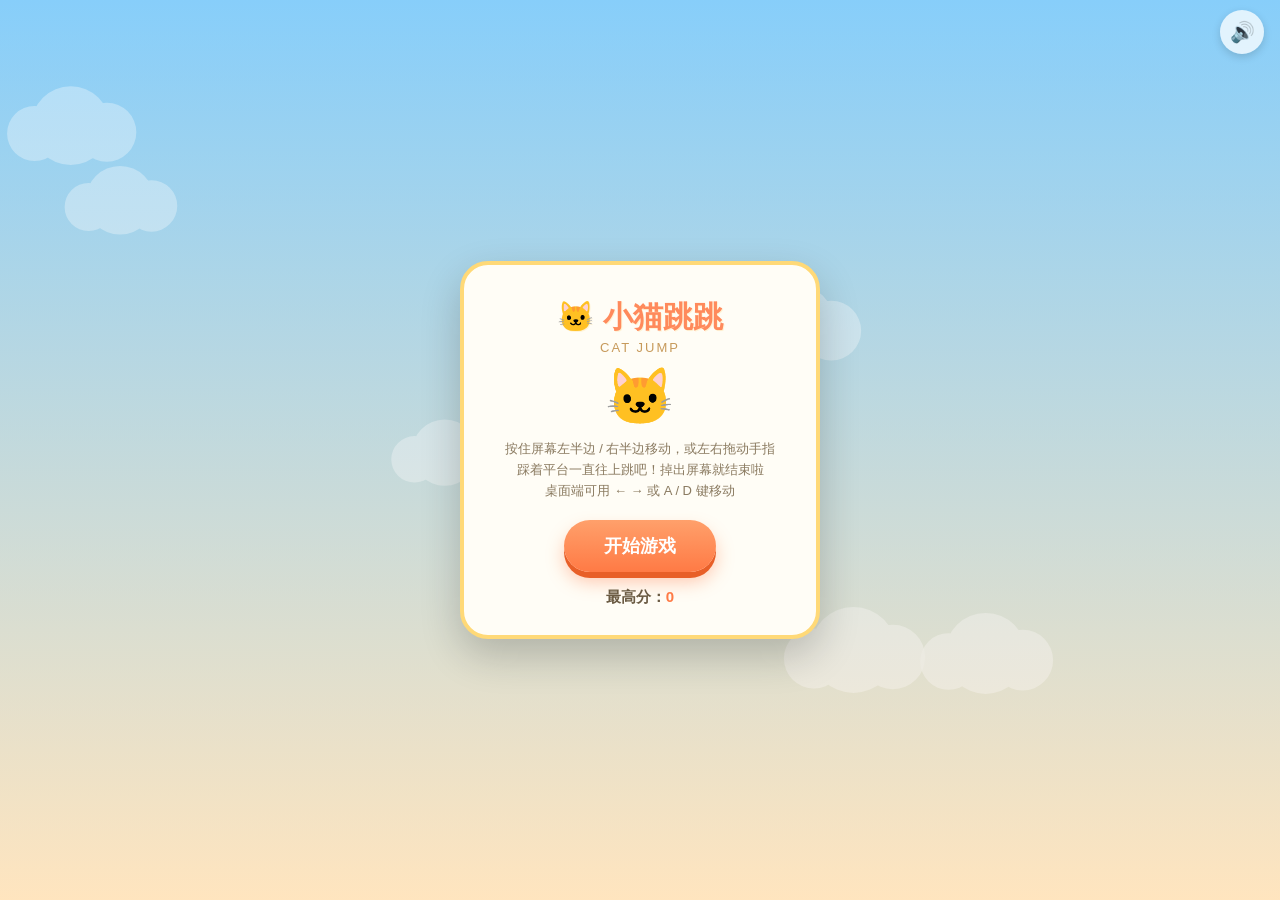
<file: index.html>
<!DOCTYPE html>
<html lang="zh-CN">
<head>
<meta charset="UTF-8">
<meta name="viewport" content="width=device-width, initial-scale=1, maximum-scale=1, minimum-scale=1, user-scalable=no, viewport-fit=cover">
<meta name="theme-color" content="#87ceeb">
<title>小猫跳跳 Cat Jump</title>
<link rel="stylesheet" href="style.css">
</head>
<body>
<div id="app">
  <canvas id="game"></canvas>

  <div id="hud">
    <div id="score">0</div>
  </div>

  <button id="muteBtn" class="icon-btn" aria-label="静音切换">🔊</button>

  <div id="startScreen" class="overlay">
    <div class="panel">
      <h1>🐱 小猫跳跳</h1>
      <p class="subtitle">CAT JUMP</p>
      <div class="cat-preview">🐱</div>
      <p class="hint">
        按住屏幕左半边 / 右半边移动，或左右拖动手指<br>
        踩着平台一直往上跳吧！掉出屏幕就结束啦<br>
        桌面端可用 ← → 或 A / D 键移动
      </p>
      <button id="startBtn" class="btn-primary">开始游戏</button>
      <p class="best">最高分：<span id="bestScoreStart">0</span></p>
    </div>
  </div>

  <div id="gameOverScreen" class="overlay hidden">
    <div class="panel">
      <h1>游戏结束</h1>
      <p class="score-line">本次得分：<span id="finalScore">0</span></p>
      <p class="best">最高分：<span id="bestScoreEnd">0</span></p>
      <button id="restartBtn" class="btn-primary">再来一次</button>
    </div>
  </div>
</div>
<script src="game.js"></script>
</body>
</html>
</file>
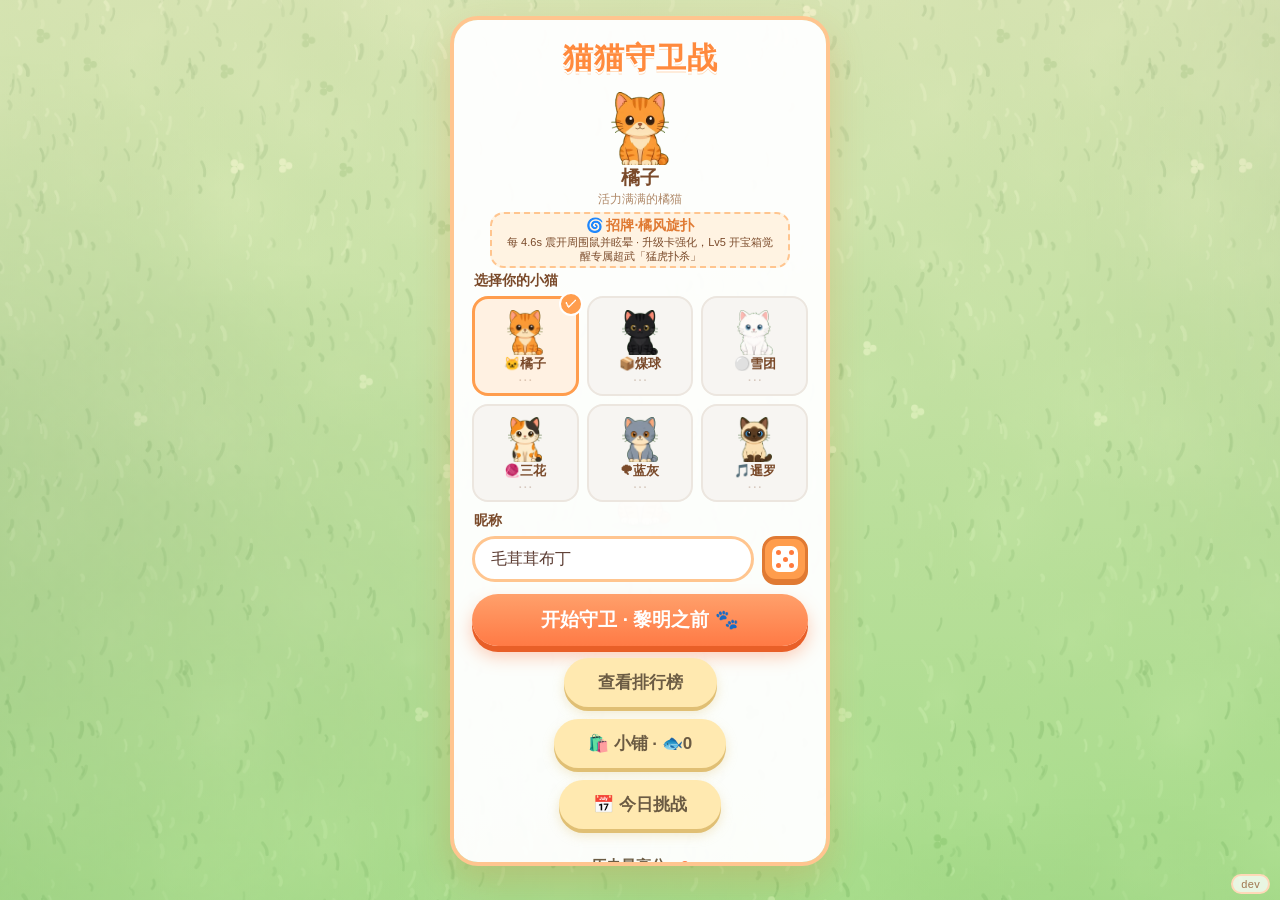
<file: web/index.html>
<!DOCTYPE html>
<html lang="zh-CN">
<head>
<meta charset="UTF-8">
<meta name="viewport" content="width=device-width, initial-scale=1, maximum-scale=1, minimum-scale=1, user-scalable=no, viewport-fit=cover">
<meta name="theme-color" content="#a8de8e">
<title>小猫抓老鼠 Cat Mouse Chase</title>
<link rel="icon" href="data:,">
<link rel="stylesheet" href="style.css?v=__BUILD__">
</head>
<body>
<div id="app">
  <canvas id="game" role="img" aria-label="游戏画面：小猫在草地上抓老鼠"></canvas>

  <div id="hud" class="hidden tap3">
    <div id="hudLeft">
      <div id="scoreText" class="hud-pill" aria-label="得分" aria-live="off">0</div>
      <div id="comboText" class="hidden"></div>
      <div class="hud-row">
        <div id="rankText" class="hud-pill small">排名：未上榜</div>
        <div id="dayText" class="hud-pill small day-pill" aria-live="off">☀️ 白天 2:00</div>
      </div>
      <div id="abilityBadge" class="hud-pill small ability-badge" role="button" tabindex="0" aria-label="查看技能图鉴（暂停）"></div>
    </div>
    <div id="hudRight">
      <button id="hudLbBtn" class="icon-btn lb-hud-btn" aria-label="排行榜">🏆<span>排行</span></button>
      <button id="pauseBtn" class="icon-btn" aria-label="暂停">⏸</button>
      <button id="muteBtn" class="icon-btn" aria-label="静音切换">🔊</button>
    </div>
  </div>

  <div id="rankToast" aria-live="polite"></div>
  <canvas id="miniMap" class="mini-map hidden" width="96" height="96" role="button" tabindex="0" aria-label="小地图（点击暂停并查看全图）"></canvas>

  <div id="evoBanner" class="evo-banner hidden" aria-live="polite"></div>

  <div id="startScreen" class="overlay">
    <div id="buildTag" class="build-tag" aria-label="版本号"></div>
    <div class="panel start-panel">
      <h1>猫猫守卫战</h1>
      <canvas id="skinPreview" class="skin-preview" width="160" height="150" aria-hidden="true"></canvas>
      <div class="skin-name" id="skinName">橘子</div>
      <div class="skin-desc" id="skinDesc">活力满满的橘猫</div>
      <div class="skin-ability" id="skinAbility"></div>
      <div class="section-title">选择你的小猫</div>
      <div class="skin-grid" id="skinGrid" role="radiogroup" aria-label="选择小猫"></div>
      <label class="nickname-label" for="nicknameInput">昵称</label>
      <div class="nickname-row">
        <input id="nicknameInput" type="text" maxlength="12" placeholder="给自己起个昵称吧" autocomplete="off">
        <button id="diceBtn" class="dice-btn" type="button" aria-label="随机昵称"><span class="dice-face"><i></i><i></i><i></i><i></i><i></i></span></button>
      </div>
      <p class="nickname-hint hidden" id="nicknameHint">昵称包含不当词语，将使用默认昵称</p>
      <button id="startBtn" class="btn-primary btn-wide">开始守卫 · 黎明之前 🐾</button>
      <button id="showLeaderboardBtnStart" class="btn-secondary">查看排行榜</button>
      <p class="best">历史最高分：<span id="bestScoreStart">0</span></p>
      <p class="hint">按住拖动走位 · 轻点屏幕冲刺突围（有冷却）· 普攻与技能自动释放 · 捡鱼干升级 · 撑过三个昼夜，9:40 鼠王降临——击败它或坚持 60 秒迎来黎明。每只猫的招牌技能不同。两指轻点暂停。</p>
    </div>
  </div>

  <div id="pauseScreen" class="overlay hidden">
    <div class="panel">
      <h2>已暂停</h2>
      <button id="resumeBtn" class="btn-primary">继续</button>
      <div class="pause-row">
        <button id="pauseLbBtn" class="btn-secondary" type="button">🏆 排行榜</button>
        <button id="pauseAbBtn" class="btn-secondary" type="button">📖 技能</button>
        <button id="pauseMapBtn" class="btn-secondary" type="button">🗺️ 全图</button>
        <button id="pauseMuteBtn" class="btn-secondary" type="button">🔊 声音</button>
      </div>
      <p class="hint pause-tip">两指轻点屏幕暂停 · 切到后台会自动暂停</p>
      <button id="endRunBtn" class="btn-secondary">结束本局</button>
      <div class="audio-set" id="audioSet">
        <label><input type="checkbox" id="bgmOn"> 🎵 音乐</label><input type="range" id="bgmVol" min="0" max="100" aria-label="音乐音量">
        <label><input type="checkbox" id="sfxOn"> 🔔 音效</label><input type="range" id="sfxVol" min="0" max="100" aria-label="音效音量">
      </div>
      <div class="game-set" id="gameSet">
        <label><input type="checkbox" id="shakeOn"> 📳 震动 / 屏幕抖动</label>
        <label><input type="checkbox" id="reduceMotion"> 🐢 减少动效</label>
        <label><input type="checkbox" id="cbMode"> 👁️ 色弱模式（金鼠加黑白虚线圈）</label>
      </div>
    </div>
  </div>

  <div id="confirmEndScreen" class="overlay hidden">
    <div class="panel">
      <h2>确定结束本局吗？</h2>
      <p class="hint">本局数据会被冻结并自动结算，游戏不会自动结束，误触可以取消。</p>
      <button id="confirmEndYesBtn" class="btn-primary">结束本局</button>
      <button id="confirmEndNoBtn" class="btn-secondary">继续游戏</button>
    </div>
  </div>

  <div id="resultScreen" class="overlay hidden">
    <div class="panel">
      <h2>本局结算</h2>
      <div class="result-stats">
        <div>本局得分<span id="resultScore">0</span></div>
        <div>击杀老鼠<span id="resultCatches">0</span></div>
        <div>游玩时长（秒）<span id="resultDuration">0</span></div>
        <div>最高连击<span id="resultCombo">0</span></div>
        <div>历史最高<span id="resultBest">0</span></div>
      </div>
      <div id="resultRankStatus" aria-live="polite">结算中…</div>
      <div id="resultGap" class="result-gap hidden" aria-live="polite"></div>
      <label class="nickname-label" for="nicknameInputResult">昵称（下一局生效）
        <input id="nicknameInputResult" type="text" maxlength="12" autocomplete="off">
      </label>
      <p class="nickname-hint hidden" id="nicknameHintResult">昵称包含不当词语，将使用默认昵称</p>
      <button id="restartBtn" class="btn-primary btn-wide btn-big">再来一局 🐾</button>
      <div class="btn-row">
        <button id="showLeaderboardBtnResult" class="btn-secondary">查看排行榜</button>
      </div>
      <button id="homeBtn" class="btn-secondary">返回首页</button>
    </div>
  </div>

  <div id="mapScreen" class="overlay hidden" role="dialog" aria-modal="true" aria-label="全图">
    <div class="panel map-panel">
      <h2>🗺️ 全图</h2>
      <p class="lb-sub">游戏已暂停 · 🟠 小猫 · 🟤 老鼠窝 · ✕ 已摧毁</p>
      <canvas id="bigMap" class="big-map"></canvas>
      <p class="hint" id="mapInfo"></p>
      <button id="mapCloseBtn" class="btn-secondary">关闭并继续</button>
    </div>
  </div>

  <div id="onboardScreen" class="overlay hidden" role="dialog" aria-modal="true" aria-label="新手引导">
    <div class="panel onboard-panel">
      <div class="ob-ic" aria-hidden="true"></div>
      <h2 class="ob-t"></h2>
      <p class="ob-d"></p>
      <div class="ob-dots" aria-hidden="true"></div>
      <button id="onboardNext" class="btn-primary btn-wide"></button>
      <button id="onboardSkip" class="btn-secondary">跳过</button>
    </div>
  </div>

  <div id="abilityScreen" class="overlay hidden">
    <div class="panel ab-panel">
      <h2>⏸ 技能图鉴</h2>
      <p class="lb-sub">游戏已暂停 · 关闭后继续</p>
      <div id="abTabs" class="ab-tabs" role="tablist"></div>
      <div id="abStages" class="ab-stages"></div>
      <button id="abilityCloseBtn" class="btn-secondary">关闭并继续</button>
    </div>
  </div>

  <div id="leaderboardScreen" class="overlay hidden">
    <div class="panel">
      <h2>排行榜</h2>
      <p class="lb-sub hidden" id="lbSub">游戏已暂停 · 每 5 秒自动刷新</p>
      <div id="lbFilter" class="lb-filter" role="group" aria-label="按小猫筛选"></div>
      <div id="leaderboardList" class="leaderboard-list"></div>
      <button id="leaderboardCloseBtn" class="btn-secondary">关闭</button>
    </div>
  </div>
</div>
<script src="version.js?v=__BUILD__"></script>
<script src="audio.js?v=__BUILD__"></script>
<script src="art.js?v=__BUILD__"></script>
<script src="anim.js?v=__BUILD__"></script>
<script src="terrain.js?v=__BUILD__"></script>
<script src="game.js?v=__BUILD__"></script>
</body>
</html>
</file>
<file: style.css>
* {
  margin: 0;
  padding: 0;
  box-sizing: border-box;
}

html, body {
  width: 100%;
  height: 100%;
  overflow: hidden;
  background: #bfe9ff;
  font-family: -apple-system, BlinkMacSystemFont, "PingFang SC", "Microsoft YaHei",
    "Helvetica Neue", Arial, sans-serif;
  touch-action: none;
  -webkit-user-select: none;
  user-select: none;
  -webkit-touch-callout: none;
}

#app {
  position: fixed;
  inset: 0;
  width: 100%;
  height: 100%;
  overflow: hidden;
}

#game {
  position: absolute;
  inset: 0;
  display: block;
  width: 100%;
  height: 100%;
  touch-action: none;
}

#hud {
  position: absolute;
  top: 0;
  left: 0;
  right: 0;
  display: flex;
  align-items: center;
  justify-content: flex-start;
  padding: max(10px, env(safe-area-inset-top)) 16px 0 16px;
  pointer-events: none;
  z-index: 5;
}

#score {
  font-size: 28px;
  font-weight: 800;
  color: #fff;
  text-shadow: 0 2px 0 rgba(0, 0, 0, 0.18), 0 0 6px rgba(255, 255, 255, 0.4);
  letter-spacing: 1px;
}

.icon-btn {
  position: absolute;
  top: max(10px, env(safe-area-inset-top));
  right: 16px;
  /* Always above both the HUD and any full-screen overlay (start/game-over
     panels) so it stays tappable on every screen. */
  z-index: 20;
  pointer-events: auto;
  width: 44px;
  height: 44px;
  border-radius: 50%;
  border: none;
  background: rgba(255, 255, 255, 0.75);
  box-shadow: 0 3px 8px rgba(0, 0, 0, 0.15);
  font-size: 20px;
  display: flex;
  align-items: center;
  justify-content: center;
  cursor: pointer;
}

.icon-btn:active {
  transform: scale(0.92);
}

.overlay {
  position: absolute;
  inset: 0;
  display: flex;
  align-items: center;
  justify-content: center;
  background: linear-gradient(180deg, rgba(135, 206, 250, 0.55), rgba(255, 223, 186, 0.55));
  z-index: 10;
  padding: 20px;
}

.hidden {
  display: none;
}

.panel {
  width: min(86vw, 360px);
  background: #fffdf6;
  border-radius: 28px;
  padding: 32px 26px 28px;
  text-align: center;
  box-shadow: 0 16px 40px rgba(0, 0, 0, 0.2);
  border: 4px solid #ffd977;
}

.panel h1 {
  font-size: 30px;
  color: #ff8a5c;
  margin-bottom: 2px;
  text-shadow: 1px 1px 0 #fff3d6;
}

.subtitle {
  font-size: 13px;
  color: #c79a5b;
  letter-spacing: 2px;
  margin-bottom: 14px;
}

.cat-preview {
  font-size: 56px;
  line-height: 1;
  margin: 6px 0 14px;
}

.hint {
  font-size: 13px;
  color: #8a7a60;
  line-height: 1.6;
  margin-bottom: 18px;
}

.btn-primary {
  display: inline-block;
  border: none;
  padding: 14px 40px;
  font-size: 18px;
  font-weight: 800;
  color: #fff;
  background: linear-gradient(180deg, #ffa06b, #ff7a45);
  border-radius: 999px;
  box-shadow: 0 6px 0 #e85f28, 0 10px 18px rgba(255, 122, 69, 0.4);
  cursor: pointer;
}

.btn-primary:active {
  transform: translateY(4px);
  box-shadow: 0 2px 0 #e85f28, 0 4px 10px rgba(255, 122, 69, 0.4);
}

.best,
.score-line {
  margin-top: 16px;
  font-size: 15px;
  color: #6b5b43;
  font-weight: 600;
}

.score-line span,
.best span {
  color: #ff7a45;
  font-weight: 800;
}

/* Extra breathing room so the restart button's drop-shadow doesn't crowd
   the "best score" line above it. */
#gameOverScreen .btn-primary {
  margin-top: 20px;
}
</file>
<file: web/style.css>
* {
  margin: 0;
  padding: 0;
  box-sizing: border-box;
}

html, body {
  width: 100%;
  height: 100%;
  min-height: 100dvh;
  overflow: hidden;
  background: #8fcf6b;
  font-family: -apple-system, BlinkMacSystemFont, "PingFang SC", "Microsoft YaHei",
    "Helvetica Neue", Arial, sans-serif;
  touch-action: none;
  -webkit-user-select: none;
  user-select: none;
  -webkit-touch-callout: none;
}

#app {
  position: fixed;
  inset: 0;
  width: 100%;
  height: 100%;
  height: 100dvh;
  min-height: -webkit-fill-available;
  overflow: hidden;
}

#game {
  position: absolute;
  inset: 0;
  display: block;
  width: 100%;
  height: 100%;
  touch-action: none;
}

#hud {
  position: absolute;
  top: 0;
  left: 0;
  right: 0;
  display: flex;
  align-items: flex-start;
  justify-content: space-between;
  padding: max(10px, env(safe-area-inset-top)) max(14px, env(safe-area-inset-right)) 0 max(14px, env(safe-area-inset-left));
  z-index: 5;
  /* #hud 本身必须禁用指针事件：否则即使子元素都设了 pointer-events，
     这个跨越整个顶部的容器仍会挡住下面的 canvas 点击（见 code review）。
     只有 #hudRight > * 显式打开 pointer-events: auto，按钮才可点。 */
  pointer-events: none;
}

#hud.hidden {
  display: none;
}

#hudLeft {
  pointer-events: none;
  display: flex;
  flex-direction: column;
  gap: 2px;
}

#hudRight {
  pointer-events: none;
  display: flex;
  align-items: center;
  gap: 8px;
}

#hudRight > * {
  pointer-events: auto;
}

#scoreText {
  font-size: 26px;
  font-weight: 800;
  color: #fff;
  text-shadow: 0 2px 0 rgba(0, 0, 0, 0.18), 0 0 6px rgba(255, 255, 255, 0.4);
  letter-spacing: 1px;
}

#comboText {
  font-size: 15px;
  font-weight: 700;
  color: #fff6b8;
  text-shadow: 0 1px 0 rgba(0, 0, 0, 0.25);
}

#comboText.hidden {
  display: none;
}

#rankText {
  font-size: 13px;
  font-weight: 600;
  color: #fff;
  text-shadow: 0 1px 0 rgba(0, 0, 0, 0.2);
  opacity: 0.9;
}

.icon-btn {
  width: 40px;
  height: 40px;
  border-radius: 50%;
  border: none;
  background: rgba(255, 255, 255, 0.78);
  box-shadow: 0 3px 8px rgba(0, 0, 0, 0.15);
  font-size: 18px;
  display: flex;
  align-items: center;
  justify-content: center;
  cursor: pointer;
}

.icon-btn:active {
  transform: scale(0.92);
}

.overlay {
  position: absolute;
  inset: 0;
  display: flex;
  align-items: center;
  justify-content: center;
  background: linear-gradient(180deg, rgba(135, 206, 250, 0.5), rgba(143, 207, 107, 0.55));
  z-index: 10;
  padding: 20px;
  overflow-y: auto;
}

.hidden {
  display: none;
}

.panel {
  width: min(86vw, 380px);
  max-height: 90vh;
  overflow-y: auto;
  background: #fffdf6;
  border-radius: 28px;
  padding: 28px 26px 26px;
  text-align: center;
  box-shadow: 0 16px 40px rgba(0, 0, 0, 0.2);
  border: 4px solid #ffd977;
}

.panel h1 {
  font-size: 28px;
  color: #ff8a5c;
  margin-bottom: 2px;
  text-shadow: 1px 1px 0 #fff3d6;
}

.panel h2 {
  font-size: 22px;
  color: #ff8a5c;
  margin-bottom: 10px;
}

.subtitle {
  font-size: 13px;
  color: #c79a5b;
  letter-spacing: 2px;
  margin-bottom: 14px;
}

.cat-preview {
  font-size: 50px;
  line-height: 1;
  margin: 6px 0 14px;
}

.hint {
  font-size: 13px;
  color: #8a7a60;
  line-height: 1.6;
  margin-bottom: 16px;
}

.btn-primary,
.btn-secondary {
  display: inline-block;
  border: none;
  padding: 13px 34px;
  font-size: 17px;
  font-weight: 800;
  border-radius: 999px;
  cursor: pointer;
  margin: 6px 4px;
}

.btn-primary {
  color: #fff;
  background: linear-gradient(180deg, #ffa06b, #ff7a45);
  box-shadow: 0 6px 0 #e85f28, 0 10px 18px rgba(255, 122, 69, 0.4);
}

.btn-primary:active {
  transform: translateY(4px);
  box-shadow: 0 2px 0 #e85f28, 0 4px 10px rgba(255, 122, 69, 0.4);
}

.btn-secondary {
  color: #6b5b43;
  background: #ffe9b0;
  box-shadow: 0 4px 0 #e0bf74, 0 6px 12px rgba(224, 191, 116, 0.35);
}

.btn-secondary:active {
  transform: translateY(3px);
  box-shadow: 0 1px 0 #e0bf74, 0 2px 6px rgba(224, 191, 116, 0.35);
}

.btn-row {
  display: flex;
  justify-content: center;
  flex-wrap: wrap;
}

.best,
.score-line {
  margin-top: 14px;
  font-size: 15px;
  color: #6b5b43;
  font-weight: 600;
}

.best span,
.score-line span {
  color: #ff7a45;
  font-weight: 800;
}

.nickname-label {
  display: block;
  margin: 14px 0 6px;
  font-size: 13px;
  color: #8a7a60;
  font-weight: 600;
  text-align: left;
}

.nickname-label input {
  display: block;
  width: 100%;
  margin-top: 6px;
  padding: 10px 12px;
  font-size: 15px;
  border-radius: 12px;
  border: 2px solid #ffd977;
  background: #fff;
  color: #4a3f2e;
  box-sizing: border-box;
}

.nickname-label input:focus {
  outline: none;
  border-color: #ff7a45;
}

.nickname-hint {
  margin: -2px 0 4px;
  font-size: 12px;
  color: #d1442c;
  text-align: left;
}

.nickname-hint.hidden {
  display: none;
}

.result-stats {
  text-align: left;
  font-size: 14px;
  color: #6b5b43;
  line-height: 1.9;
  margin: 10px 0;
}

.result-stats span {
  color: #ff7a45;
  font-weight: 800;
}

#resultRankStatus {
  font-size: 13px;
  color: #8a7a60;
  margin-bottom: 6px;
}

.leaderboard-list {
  max-height: 50vh;
  overflow-y: auto;
  margin: 10px 0;
  text-align: left;
}

.lb-row {
  display: flex;
  align-items: center;
  justify-content: space-between;
  padding: 8px 4px;
  border-bottom: 1px solid #f1e4bf;
  font-size: 14px;
  color: #4a3f2e;
}

.lb-rank {
  width: 26px;
  color: #c79a5b;
  font-weight: 700;
  flex-shrink: 0;
}

.lb-name {
  flex: 1;
  overflow: hidden;
  text-overflow: ellipsis;
  white-space: nowrap;
  padding: 0 6px;
}

.lb-score {
  font-weight: 800;
  color: #ff7a45;
  flex-shrink: 0;
}

.lb-badge {
  font-size: 11px;
  font-weight: 700;
  border-radius: 999px;
  padding: 2px 7px;
  margin-left: 6px;
  flex-shrink: 0;
}

.lb-badge.live {
  background: #ffdede;
  color: #d1442c;
}

.lb-badge.paused {
  background: #e6e6e6;
  color: #777;
}

.lb-empty,
.lb-loading,
.lb-error {
  font-size: 13px;
  color: #8a7a60;
  text-align: center;
  padding: 16px 0;
}

/* ===== Q版重设计 ===== */
html, body { background: #a8de8e; }
.overlay { background: linear-gradient(180deg, rgba(255, 236, 214, 0.55), rgba(168, 222, 142, 0.55)); }
.panel { background: rgba(255, 255, 255, 0.96); border: 4px solid #ffc58f; box-shadow: 0 14px 34px rgba(224, 122, 51, 0.22); }
.panel h1 { font-size: 30px; color: #ff8a3d; text-shadow: 0 2px 0 #fff, 0 3px 0 #ffd9b8; letter-spacing: 1px; }
.panel h2 { color: #ff8a3d; }
.start-panel { padding: 18px 18px 16px; }
.skin-preview { width: 94px; height: 84px; display: block; margin: 2px auto 0; }
.skin-name { font-size: 19px; font-weight: 800; color: #7a4a2a; }
.skin-desc { font-size: 12px; color: #b08a6a; margin-bottom: 4px; }
.section-title { text-align: left; font-size: 14px; font-weight: 800; color: #7a4a2a; margin: 4px 2px 6px; }
.skin-grid { display: grid; grid-template-columns: repeat(3, 1fr); gap: 8px; }
.skin-card { position: relative; border: 2px solid #ece6df; background: #f7f5f2; border-radius: 16px; padding: 4px 0 4px; cursor: pointer; font: inherit; color: #7a4a2a; font-size: 13px; font-weight: 700; }
.skin-card canvas { width: 56px; height: 52px; display: block; margin: 0 auto; }
.skin-card.selected { border: 3px solid #ff9d4d; background: #fff1e2; }
.skin-card.selected::after { content: "✓"; position: absolute; top: -7px; right: -7px; width: 20px; height: 20px; line-height: 18px; border-radius: 50%; background: #ff9d4d; color: #fff; font-size: 12px; border: 2px solid #fff; }
.skin-card:active { transform: scale(0.95); }
.nickname-label { color: #7a4a2a; font-size: 14px; font-weight: 800; margin: 10px 2px 6px; }
.nickname-row { display: flex; gap: 8px; align-items: center; }
.nickname-row input, .nickname-label input { flex: 1; min-width: 0; padding: 11px 16px; font-size: 16px; border-radius: 999px; border: 3px solid #ffc58f; background: #fff; color: #5a3a30; }
.nickname-row input:focus { outline: none; border-color: #ff9d4d; }
.dice-btn { flex-shrink: 0; width: 46px; height: 46px; border-radius: 14px; border: 3px solid #e07a33; background: #ff9d4d; display: flex; align-items: center; justify-content: center; cursor: pointer; box-shadow: 0 3px 0 #e07a33; padding: 0; }
.dice-btn:active { transform: translateY(2px); box-shadow: 0 1px 0 #e07a33; }
.dice-btn.rolling .dice-face { animation: dice-roll 0.45s ease-out; }
@keyframes dice-roll { 0% { transform: rotate(0) scale(1); } 50% { transform: rotate(200deg) scale(0.8); } 100% { transform: rotate(360deg) scale(1); } }
.dice-face { position: relative; width: 26px; height: 26px; background: #fff; border-radius: 7px; display: block; }
.dice-face i { position: absolute; width: 5px; height: 5px; border-radius: 50%; background: #ff7a3d; }
.dice-face i:nth-child(1) { left: 4px; top: 4px; } .dice-face i:nth-child(2) { right: 4px; top: 4px; }
.dice-face i:nth-child(3) { left: 10.5px; top: 10.5px; }
.dice-face i:nth-child(4) { left: 4px; bottom: 4px; } .dice-face i:nth-child(5) { right: 4px; bottom: 4px; }
.btn-wide { display: block; width: 100%; margin: 12px 0 6px; font-size: 19px; }
.start-panel .hint { font-size: 12px; margin: 6px 0 0; }
.start-panel .best { margin-top: 6px; }
.hud-pill { background: rgba(255, 255, 255, 0.9); border: 3px solid #ffb36b; border-radius: 999px; color: #7a4a2a !important; text-shadow: none !important; padding: 2px 16px; display: inline-block; align-self: flex-start; }
#scoreText.hud-pill { font-size: 22px; }
#scoreText.hud-pill::before { content: "🐭 "; font-size: 16px; }
#rankText.hud-pill { font-size: 13px; font-weight: 800; padding: 2px 12px; opacity: 1; margin-top: 4px; }
#comboText { color: #ff7a9a; text-shadow: 0 0 3px #fff, 0 0 3px #fff; font-weight: 900; padding-left: 8px; }
.icon-btn { background: #ff9d4d; border: 3px solid #fff; color: #fff; box-shadow: 0 3px 8px rgba(224, 122, 51, 0.35); }
.lb-avatar { width: 30px; height: 30px; flex-shrink: 0; margin-right: 2px; }
.lb-row { border-bottom: 1px dashed #f3d9bf; }
.lb-score { color: #ff8a3d; }
#leaderboardScreen { background: rgba(255, 244, 232, 0.94); }
.lb-badge { margin-right: 8px; }

.lb-hud-btn { width: auto; padding: 0 12px 0 9px; border-radius: 999px; gap: 3px; font-size: 16px; }
.lb-hud-btn span { font-size: 13px; font-weight: 900; color: #fff; }
.lb-sub { font-size: 12px; color: #b08a6a; margin: -6px 0 4px; }
.lb-row.me { background: #fff1e2; border-radius: 12px; border-bottom-color: transparent; box-shadow: inset 0 0 0 2px #ff9d4d; }
.lb-row.me .lb-name { font-weight: 900; color: #e0602a; }
.lb-me-tag { font-size: 11px; font-weight: 800; background: #ff9d4d; color: #fff; border-radius: 999px; padding: 1px 7px; margin-right: 6px; flex-shrink: 0; }

/* ---- 被动能力 ---- */
.ability-badge { display: inline-flex; align-items: center; gap: 4px; pointer-events: none; transition: transform .15s; }
.ability-badge .ab-ic { font-size: 1.1em; }
.ability-badge.flash { transform: scale(1.12); background: #fff3c4; box-shadow: 0 0 0 3px #ffd84a; }
.skin-ability { margin: 0 auto 2px; max-width: 300px; padding: 3px 10px; border-radius: 14px; background: #fff3e2; border: 2px dashed #ffc58f; font-size: 12px; color: #7a4a2a; line-height: 1.28; }
.skin-ability b { display: block; font-size: 14px; color: #e07a33; }
.lb-filter { display: flex; gap: 4px; justify-content: center; flex-wrap: wrap; margin: 4px 0 8px; }
.lb-chip { border: 2px solid #ffd2a8; background: #fff; border-radius: 999px; height: 30px; min-width: 30px; padding: 0 3px; font-weight: 700; color: #7a4a2a; cursor: pointer; display: inline-flex; align-items: center; justify-content: center; }
.lb-chip img { width: 22px; height: 22px; }
.lb-chip.on { background: #ff9d4d; border-color: #ff9d4d; color: #fff; }

/* ---- 全面屏适配 ---- */
.overlay { padding: max(16px, env(safe-area-inset-top)) max(16px, env(safe-area-inset-right)) max(16px, env(safe-area-inset-bottom)) max(16px, env(safe-area-inset-left)); }
.overlay > .panel { max-height: 100%; overflow-y: auto; }
.lb-flag { margin-right: 4px; font-size: 15px; cursor: default; }
.lb-row.lb-changed { animation: lb-changed 1.2s ease-out; }
@keyframes lb-changed { 0% { background: #fff1c2; } 100% { background: transparent; } }
.lb-hud-btn, .ability-badge { white-space: nowrap; }

/* ---- 进化技能 ---- */
.ability-badge { flex-direction: row; align-items: center; gap: 6px; padding: 4px 10px 4px 6px; }
.ability-badge .ab-ic { font-size: 20px; display: inline-block; }
.ability-badge .ab-txt { display: grid; grid-template-columns: auto 1fr; column-gap: 4px; align-items: center; line-height: 1.15; }
.ability-badge .ab-lv { color: #ff7a3d; font-weight: 900; }
.ability-badge .ab-name { font-weight: 700; font-size: 12px; }
.ability-badge .ab-bar { grid-column: 1 / 3; display: block; height: 6px; width: 104px; border-radius: 3px; background: #f3e3d3; overflow: hidden; margin-top: 2px; }
.ability-badge .ab-bar > i { display: block; height: 100%; background: linear-gradient(90deg, #ffb36b, #ff7a3d); border-radius: 3px; transition: width .3s; }
.ability-badge .ab-prog { grid-column: 1 / 3; font-size: 10px; color: #a07a5a; }
.ability-badge.max { box-shadow: 0 0 0 2px #ffd84a; }
.ability-badge.max .ab-bar > i { background: linear-gradient(90deg, #ffd84a, #ffb000); }
.ability-badge.evo .ab-ic { animation: ab-flip .7s ease-out; }
@keyframes ab-flip { 0% { transform: rotateY(0) scale(1); } 50% { transform: rotateY(180deg) scale(1.5); } 100% { transform: rotateY(360deg) scale(1); } }
.evo-banner { position: absolute; top: calc(max(10px, env(safe-area-inset-top)) + 150px); left: 50%; transform: translateX(-50%) scale(.6); z-index: 6; pointer-events: none;
  background: #fff7d6; border: 3px solid #ffc94d; border-radius: 22px; padding: 8px 18px; text-align: center; box-shadow: 0 6px 18px rgba(224,122,51,.25); opacity: 0; white-space: nowrap; }
.evo-banner b { display: block; color: #e07a33; font-size: 17px; }
.evo-banner span { font-size: 12px; color: #8a6a4a; }
.evo-banner.show { animation: evo-pop 2s ease-out forwards; }
@keyframes evo-pop { 0% { opacity: 0; transform: translateX(-50%) scale(.6); } 12% { opacity: 1; transform: translateX(-50%) scale(1.08); } 20% { transform: translateX(-50%) scale(1); } 85% { opacity: 1; } 100% { opacity: 0; transform: translateX(-50%) scale(1); } }
.skin-ability .evo-row { display: flex; justify-content: center; gap: 4px; margin: 2px 0; }
.skin-ability .evo-step { font-size: 10px; color: #a07a5a; display: inline-flex; flex-direction: column; align-items: center; min-width: 30px; }
.skin-ability .evo-step em { font-style: normal; font-size: 15px; }
.skin-ability .evo-desc { display: block; font-size: 11px; }

/* v9 技能图鉴面板（点左上角 Lv 徽章打开，暂停游戏） */
#hud #abilityBadge { pointer-events: auto; cursor: pointer; }
.ab-panel { width: min(360px, 100%); }
.ab-tabs { display: flex; gap: 4px; flex-wrap: wrap; justify-content: center; margin: 6px 0 8px; }
.ab-tab { border: 0; border-radius: 12px; padding: 5px 9px; background: #f1ece6; font: inherit; font-size: 13px; color: #6b4a35; }
.ab-tab.on { background: #ffc58f; font-weight: 700; }
.ab-tab.mine::after { content: " ★"; color: #ff8a3d; }
.ab-stages { display: flex; flex-direction: column; gap: 6px; text-align: left; margin-bottom: 10px; }
.ab-st { display: flex; gap: 8px; align-items: center; padding: 7px 9px; border-radius: 12px; background: #eaf8e4; border: 2px solid transparent; }
.ab-st .ic { font-size: 26px; width: 32px; text-align: center; }
.ab-st .tx { flex: 1; min-width: 0; }
.ab-st b { font-size: 14px; color: #5a3a2a; }
.ab-st .d { font-size: 12px; color: #7a6a5a; }
.ab-st .tag { font-size: 12px; margin-left: 4px; }
.ab-st.cur { background: #ffe9a8; border-color: #ff9a3d; }
.ab-st.lock { background: #eee; opacity: .55; }
.ab-st .bar { height: 6px; background: #d8d0c8; border-radius: 3px; margin-top: 4px; overflow: hidden; }
.ab-st .bar i { display: block; height: 100%; background: #ff9a3d; }

/* 版本号（开始页右下角，避开安全区） */
.build-tag { position: absolute; right: max(10px, env(safe-area-inset-right)); bottom: max(8px, env(safe-area-inset-bottom)); z-index: 2;
  font-size: 11px; color: #a0764f; background: rgba(255,255,255,.75); border: 2px solid #ffd9b8; border-radius: 10px; padding: 2px 8px; pointer-events: none; letter-spacing: .3px; }
/* 开始页给版本号留出底部一条，面板不会压到它 */
#startScreen { padding-bottom: calc(max(8px, env(safe-area-inset-bottom)) + 26px); }
#startScreen .build-tag { bottom: max(6px, env(safe-area-inset-bottom)); }

.audio-set { display: grid; grid-template-columns: auto 1fr; gap: 6px 10px; align-items: center; margin-top: 12px; font-size: 14px; color: #6b4a35; text-align: left; }
.audio-set input[type=range] { width: 100%; accent-color: #ff9a3d; }
.audio-set input[type=checkbox] { accent-color: #ff9a3d; }
.build-tag small { font-size: 10px; opacity: .7; }

/* ---- v10 体验优化 ---- */
#scoreText.hud-pill { font-size: 24px; font-weight: 900; }
#rankText.hud-pill { font-size: 14px; }
#comboText { font-size: 22px; -webkit-text-stroke: 1px #fff; text-shadow: 0 0 3px #fff, 0 0 3px #fff, 0 2px 0 rgba(122, 74, 42, .35); }
#hud.steering #hudRight > * { pointer-events: none; opacity: .55; }
#hudRight .lb-hud-btn span { display: none; }
.game-set { display: grid; gap: 6px; margin-top: 10px; text-align: left; font-size: 14px; color: #6b4a35; }
.game-set label { display: flex; align-items: center; gap: 6px; }
.onboard-panel { max-width: 340px; text-align: center; }
.onboard-panel .ob-ic { font-size: 56px; line-height: 1.1; margin-top: 4px; }
.onboard-panel .ob-d { color: #6b4a35; line-height: 1.55; margin: 6px 0 10px; }
.onboard-panel .ob-dots { color: #ff9d4d; letter-spacing: 4px; margin-bottom: 10px; }
.result-gap { margin: 6px 0; font-weight: 800; color: #e0682a; }
.btn-big { font-size: 20px; padding: 14px 18px; margin: 8px 0; }
button:focus-visible, [role=button]:focus-visible, input:focus-visible { outline: 3px solid #3b82f6; outline-offset: 2px; }
body.reduce-motion * { animation-duration: .001s !important; transition-duration: .001s !important; }
#hudRight .lb-hud-btn { width: 40px; padding: 0; border-radius: 50%; }

/* ---- v11 地图 / 昼夜 ---- */
.day-pill { margin-top: 4px; font-size: 13px; font-weight: 800; }
.day-pill.night { background: rgba(40, 46, 90, .9) !important; color: #fff3b0 !important; border-color: #8c96ff !important; }
.mini-map { position: fixed; right: calc(10px + env(safe-area-inset-right)); bottom: calc(10px + env(safe-area-inset-bottom)); width: 96px; height: 96px; border-radius: 14px; border: 3px solid #ffb36b; box-shadow: 0 3px 8px rgba(0,0,0,.18); z-index: 6; cursor: pointer; background: #b8e6a0; }
.map-panel { text-align: center; }
.big-map { border-radius: 16px; border: 3px solid #ffb36b; display: block; margin: 8px auto; max-width: 100%; }

/* v13 打击感 */
#scoreText.bump { animation: scoreBump .18s ease-out; }
@keyframes scoreBump { 0% { transform: scale(1); } 45% { transform: scale(1.14); } 100% { transform: scale(1); } }
#comboText.tier-pop { animation: tierPop .5s cubic-bezier(.2,1.6,.4,1); }
@keyframes tierPop { 0% { transform: scale(.6); } 60% { transform: scale(1.35); } 100% { transform: scale(1); } }
body.reduce-motion #scoreText.bump, body.reduce-motion #comboText.tier-pop { animation: none; }

/* ---- v13 A7 UI 改版：奶油纸片风、阴影代替粗描边、信息分层 ---- */
#hudLeft { gap: 5px; }
.hud-pill { background: linear-gradient(180deg, #fffdf6, #fff3e0); border: 0; box-shadow: 0 2px 0 rgba(170,110,60,.25), 0 4px 12px rgba(90,60,20,.18), inset 0 0 0 2px rgba(255,190,130,.55); }
#scoreText.hud-pill { font-size: 26px; padding: 3px 18px 3px 14px; letter-spacing: .5px; color: #6b3d1e !important; }
#scoreText.hud-pill::before { font-size: 18px; vertical-align: 2px; }
.hud-row { display: flex; gap: 5px; align-items: center; }
.hud-row .hud-pill { margin-top: 0 !important; font-size: 12px !important; padding: 2px 10px !important; opacity: .95; }
#comboText { position: relative; display: inline-block; align-self: flex-start; font-size: 20px; padding: 0 10px 6px; color: #ff8a3d; transition: color .2s; }
#comboText::after { content: ""; position: absolute; left: 10px; right: 10px; bottom: 0; height: 5px; border-radius: 3px; background: linear-gradient(90deg, currentColor calc(var(--cb, 1) * 100%), rgba(255,255,255,.7) 0); box-shadow: 0 0 0 1px rgba(122,74,42,.25); }
#comboText.tier1 { color: #ff6b4a; font-size: 22px; }
#comboText.tier2 { color: #d94fd0; font-size: 24px; }
#comboText.tier3 { color: #ffb000; font-size: 26px; text-shadow: 0 0 6px #fff3a0, 0 0 3px #fff; }
.ability-badge { transform-origin: left top; transform: scale(.86); margin-top: -2px; }
.ability-badge.flash { transform: scale(.98); }
.icon-btn { background: linear-gradient(180deg, #ffb06a, #ff8f3d); border: 2px solid #fff; box-shadow: 0 2px 0 #d9702a, 0 4px 10px rgba(224,122,51,.3); }
.mini-map { border: 0; box-shadow: 0 0 0 3px #fff, 0 0 0 5px rgba(255,170,100,.7), 0 6px 14px rgba(0,0,0,.2); }
/* 结算页：纸质卡片 */
#resultScreen .panel { background: radial-gradient(circle at 30% 0%, #fffaf0, #fbefd9 70%); border: 0; box-shadow: 0 0 0 4px #fff, 0 0 0 7px #f2c48d, 0 14px 30px rgba(90,50,10,.3); position: relative; }
#resultScreen .panel::before { content: ""; position: absolute; inset: 8px; border: 2px dashed rgba(210,150,90,.55); border-radius: 18px; pointer-events: none; }
#resultScreen h2 { display: inline-block; background: #ff9d4d; color: #fff; padding: 4px 22px; border-radius: 12px; box-shadow: 0 3px 0 #d9702a; letter-spacing: 3px; transform: rotate(-2deg); }
#resultScreen .result-stats { display: grid; grid-template-columns: 1fr 1fr; gap: 6px; text-align: center; }
#resultScreen .result-stats > div { background: rgba(255,255,255,.75); border-radius: 12px; padding: 6px 4px; font-size: 13px; color: #8a5a3a; box-shadow: inset 0 0 0 2px #f6dcc0; }
#resultScreen .result-stats > div span { display: block; font-size: 20px; font-weight: 900; color: #e0682a; }
#resultScreen .result-stats > div:first-child { grid-column: 1 / 3; font-size: 14px; }
#resultScreen .result-stats > div:first-child span { font-size: 46px; line-height: 1.05; color: #d9541a; text-shadow: 0 3px 0 #ffd2a0; }

/* v13 任务 / 小铺 */
.mission-chip { font-size: 12px !important; padding: 3px 10px !important; max-width: 64vw; white-space: nowrap; overflow: hidden; text-overflow: ellipsis; color: #6b3d1e !important; }
.mission-chip.all { background: linear-gradient(180deg, #fff6c8, #ffe38a); }
.result-missions { margin: 8px 0 4px; padding: 8px 10px; background: rgba(255,255,255,.75); border-radius: 12px; box-shadow: inset 0 0 0 2px #f6dcc0; text-align: left; font-size: 13px; color: #6b4a35; }
.result-missions .rm-head { font-weight: 900; color: #e0682a; margin-bottom: 4px; letter-spacing: 1px; }
.result-missions .rm-row { padding: 2px 0; } .result-missions .rm-row.ok { color: #3c8a3a; font-weight: 700; }
.result-missions .rm-reward { margin-top: 6px; font-weight: 800; color: #b5651d; }
.shop-btn { margin-top: 6px; }
.shop-panel { width: min(360px, 100%); text-align: center; }
.shop-bal { font-weight: 800; color: #b5651d; margin: 4px 0 10px; }
.shop-grid { display: grid; grid-template-columns: repeat(3, 1fr); gap: 8px; }
.shop-item { border: 0; border-radius: 14px; background: #fff; box-shadow: inset 0 0 0 2px #f6dcc0, 0 2px 0 #eed2b2; padding: 8px 4px; display: flex; flex-direction: column; align-items: center; gap: 2px; font: inherit; color: #6b4a35; cursor: pointer; }
.shop-item .si-e { font-size: 30px; } .shop-item b { font-size: 13px; } .shop-item small { font-size: 11px; color: #b5651d; font-weight: 800; }
.shop-item.on { box-shadow: inset 0 0 0 3px #ff9d4d, 0 2px 0 #eed2b2; background: #fff4e6; }
.shop-item.lock .si-e { filter: grayscale(.6); opacity: .75; } .shop-item.poor small { color: #b0a090; }
.shop-note { font-size: 11px; color: #a08060; margin: 10px 0 6px; }

/* v19 TAP3：游戏中无按钮，HUD 只有两行描边白字、不可点 */
#hud.tap3 { pointer-events: none; }
#hud.tap3 #hudLbBtn, #hud.tap3 #muteBtn, #hud.tap3 #rankText, #hud.tap3 #abilityBadge, #hud.tap3 #missionChip, #hud.tap3 #comboText { display: none !important; }
#hud.tap3 #scoreText, #hud.tap3 #dayText { background: none !important; box-shadow: none !important; border: 0 !important; color: #fff; font-weight: 800;
  text-shadow: 0 0 3px rgba(60,40,20,.9), 0 1px 2px rgba(60,40,20,.9), 1px 0 2px rgba(60,40,20,.8), -1px 0 2px rgba(60,40,20,.8); padding: 0; }
#hud.tap3 #scoreText { font-size: 24px; position: fixed; left: calc(14px + env(safe-area-inset-left)); top: calc(10px + env(safe-area-inset-top)); }
#hud.tap3 #dayText { font-size: 15px; position: fixed; left: 50%; transform: translateX(-50%); top: calc(14px + env(safe-area-inset-top)); }
#hud.tap3.steering { opacity: 1; }
#miniMap { display: none !important; }
.pause-row { display: grid; grid-template-columns: 1fr 1fr; gap: 8px; margin: 10px 0 4px; }
.pause-row button { min-height: 44px; }
.pause-tip { margin: 4px 0 8px; }
canvas#game { touch-action: none; }
.onboard-panel .ob-d { white-space: pre-line; text-align: left; }

/* v20 顶部 HUD：右上暂停按钮 + 左上名次提示 */
#hud.tap3 #hudRight { position: fixed; right: calc(8px + env(safe-area-inset-right)); top: calc(6px + env(safe-area-inset-top)); display: block; }
#hud.tap3 #pauseBtn { pointer-events: auto; width: 46px; height: 46px; min-width: 46px; font-size: 20px; border-radius: 14px; background: rgba(255,255,255,.35); border: 1.5px solid rgba(255,255,255,.7); color: #fff; text-shadow: 0 1px 2px rgba(0,0,0,.5); touch-action: manipulation; }
#rankToast { position: fixed; left: calc(12px + env(safe-area-inset-left)); top: calc(48px + env(safe-area-inset-top)); z-index: 30; pointer-events: none;
  font: 700 13px/1.2 system-ui, sans-serif; color: #fff; background: rgba(40,30,20,.45); padding: 5px 10px; border-radius: 10px; max-width: 46vw;
  opacity: 0; transform: translateY(-4px); transition: opacity .25s, transform .25s; }
#rankToast.show { opacity: 1; transform: none; }
#hud.tap3 #scoreText::before { content: none; }
#hud.tap3 #scoreText, #hud.tap3 #dayText { color: #fff !important; text-shadow: 0 1px 2px rgba(0,0,0,.55), 0 0 3px rgba(0,0,0,.35); }

/* v23 survivors upgrade pick */
.surv-pick-panel { max-width: 420px; }
.surv-cards { display: flex; flex-direction: column; gap: 10px; margin-top: 8px; }
.surv-card { text-align: left; border: 3px solid #ffc58f; border-radius: 18px; background: #fff8ef; padding: 12px 14px; cursor: pointer; }
.surv-card:active { transform: scale(0.98); }
.surv-card .ic { font-size: 28px; }
.surv-card .nm { font-weight: 900; color: #5a3a30; margin: 4px 0; }
.surv-card .ds { font-size: 13px; color: #7a4a2a; line-height: 1.35; }

#survPick { z-index: 40; }
#resultScreen { z-index: 50; }
/* M3：守卫榜/经典榜切换、天赋、图鉴 */
.lb-modes { display: flex; gap: 6px; justify-content: center; margin: 4px 0 8px; }
.lb-modes button { flex: 1; padding: 6px 8px; border-radius: 10px; border: 1px solid rgba(0,0,0,.12); background: rgba(255,255,255,.6); font-weight: 700; font-size: 13px; cursor: pointer; }
.lb-modes button.on { background: #ffb347; color: #3a2200; border-color: #e08a1e; }
.lb-badge.boss { background: #ffd54a; color: #4a3000; }
.lb-badge.dawn { background: #ffe2b8; color: #6a3a00; }
.shop-h { font-size: 15px; margin: 12px 0 6px; text-align: left; }
.shop-item .tal-d { font-size: 10px; opacity: .75; }
.shop-best { display: grid; grid-template-columns: 1fr 1fr; gap: 6px; }
.best-item { display: flex; flex-direction: column; align-items: center; padding: 6px; border-radius: 10px; background: rgba(255,255,255,.55); font-size: 12px; text-align: center; }
.best-item .si-e { font-size: 22px; }
.best-item small { font-size: 10px; opacity: .8; }
.best-item.lock { opacity: .5; }
.shop-panel { max-height: 88vh; overflow-y: auto; }
/* M4：结算复盘 */
.surv-report { margin: 6px 0 4px; padding: 8px 10px; border-radius: 12px; background: rgba(255,240,220,.85); font-size: 12.5px; line-height: 1.5; text-align: left; color: #5a3410; }
.surv-report .sr-death { font-weight: 800; font-size: 14px; color: #b3261e; }
.surv-report .sr-arrow { display: inline-block; min-width: 26px; text-align: center; font-size: 22px; line-height: 1; color: #fff; background: #d9412b; border-radius: 50%; padding: 2px 0; margin-right: 4px; }
.surv-report .sr-top { opacity: .9; }
.surv-report .sr-tip { margin-top: 2px; font-weight: 700; }
/* OPT1 */
.surv-pick-tools { display: flex; gap: 8px; margin-top: 10px; }
.surv-pick-tools button { flex: 1; font-size: 13px; }
.surv-pick-tools button.on { background: #ffb0a0; border-color: #e07060; }
.surv-pick-hint { font-size: 12px; color: #8a5a3a; margin: 6px 0 0; text-align: center; }
.surv-card .ah { margin-top: 4px; font-size: 11px; color: #b06020; font-weight: 700; }
.surv-card.awk { border-color: #ffd24a; background: #fff6d8; }
.surv-settle .bdg-got { color: #c47a10; font-weight: 800; }
.skin-badges { display: flex; gap: 2px; justify-content: center; font-size: 11px; line-height: 1; margin-top: 2px; min-height: 14px; }
.skin-badges .bdg { opacity: .25; }
.skin-badges .bdg.on { opacity: 1; }
.daily-tip { font-size: 12px; color: #8a5a3a; margin: 4px 0 0; text-align: center; min-height: 1em; }
#dailyBtn { margin-top: 6px; }
</file>
